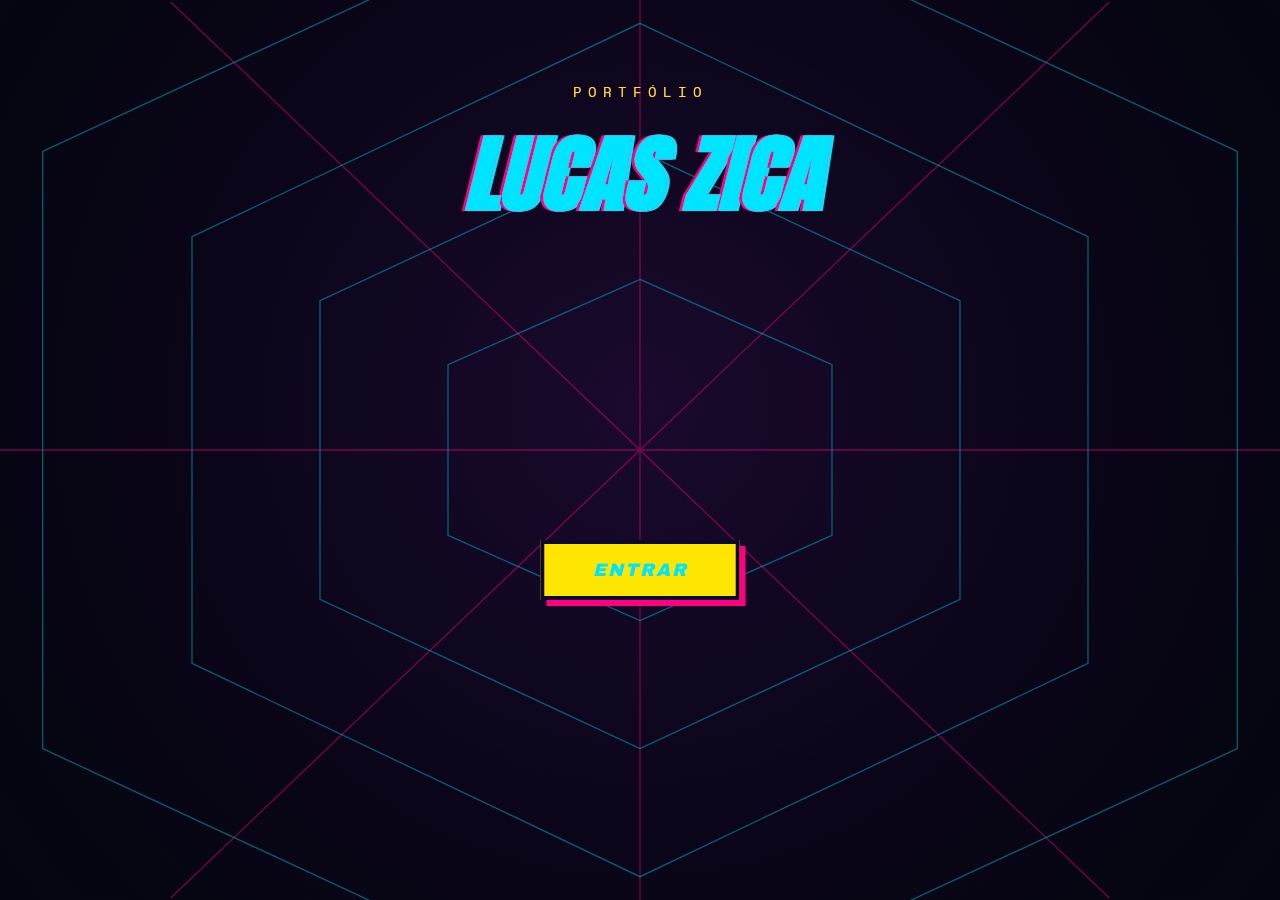
<file: index.html>
<!DOCTYPE html>
<html lang="pt-BR">
<head>
  <meta charset="UTF-8" />
  <meta name="viewport" content="width=device-width, initial-scale=1.0" />
  <title>Entrar — Portfólio</title>

  <link rel="preconnect" href="https://fonts.googleapis.com" />
  <link rel="preconnect" href="https://fonts.gstatic.com" crossorigin />
  <link href="https://fonts.googleapis.com/css2?family=Anton&family=Archivo+Black&family=Space+Mono:wght@400;700&display=swap" rel="stylesheet" />

  <link rel="stylesheet" href="css/entrada.css" />
</head>
<body>

  <!-- CENA DE FUNDO: teia de aranha geométrica -->
  <div id="cena-cidade">
    <svg class="teia__svg" viewBox="0 0 600 460" preserveAspectRatio="xMidYMid slice">
      <!-- linhas radiais saindo do centro (os "fios" da teia) -->
      <g id="teia-raios" stroke="#ff0080" stroke-width="0.6" opacity="0.45" fill="none">
        <line x1="300" y1="230" x2="300" y2="-60"/>
        <line x1="300" y1="230" x2="520" y2="20"/>
        <line x1="300" y1="230" x2="660" y2="230"/>
        <line x1="300" y1="230" x2="520" y2="440"/>
        <line x1="300" y1="230" x2="300" y2="520"/>
        <line x1="300" y1="230" x2="80"  y2="440"/>
        <line x1="300" y1="230" x2="-60" y2="230"/>
        <line x1="300" y1="230" x2="80"  y2="20"/>
      </g>

      <!-- anéis hexagonais concêntricos (giram devagar) -->
      <g id="teia-aneis" stroke="#00e5ff" stroke-width="0.6" opacity="0.4" fill="none">
        <polygon points="300,150 390,190 390,270 300,310 210,270 210,190"/>
        <polygon points="300,90 450,160 450,300 300,370 150,300 150,160"/>
        <polygon points="300,30 510,130 510,330 300,430 90,330 90,130"/>
        <polygon points="300,-40 580,90 580,370 300,500 20,370 20,90"/>
      </g>
    </svg>

    <div class="cidade__titulo">
      <p class="cidade__tag" data-txt="PORTFÓLIO">PORTFÓLIO</p>
      <h1 class="cidade__nome" data-txt="LUCAS ZICA">LUCAS ZICA</h1>
    </div>

    <button id="btn-entrar" data-txt="ENTRAR">ENTRAR</button>
  </div>

  <!-- PORTAL -->
  <div id="portal">
    <svg viewBox="0 0 200 200">
      <defs>
        <!-- núcleo brilhante: branco no centro até transparente nas bordas -->
        <radialGradient id="nucleo" cx="50%" cy="50%" r="50%">
          <stop offset="0%"   stop-color="#ffffff"/>
          <stop offset="35%"  stop-color="#ffe600"/>
          <stop offset="70%"  stop-color="#ff7b2d"/>
          <stop offset="100%" stop-color="#ff2d6f" stop-opacity="0"/>
        </radialGradient>
        <!-- brilho suave nas bordas (glow) -->
        <filter id="brilho" x="-50%" y="-50%" width="200%" height="200%">
          <feGaussianBlur stdDeviation="1.6" result="b"/>
          <feMerge><feMergeNode in="b"/><feMergeNode in="SourceGraphic"/></feMerge>
        </filter>
      </defs>

      <!-- raios de luz saindo do centro -->
      <g id="portal-raios">
        <g stroke="#ffd24d" stroke-width="1" opacity="0.4">
          <line x1="100" y1="100" x2="100" y2="0"/>
          <line x1="100" y1="100" x2="170" y2="30"/>
          <line x1="100" y1="100" x2="200" y2="100"/>
          <line x1="100" y1="100" x2="170" y2="170"/>
          <line x1="100" y1="100" x2="100" y2="200"/>
          <line x1="100" y1="100" x2="30"  y2="170"/>
          <line x1="100" y1="100" x2="0"   y2="100"/>
          <line x1="100" y1="100" x2="30"  y2="30"/>
        </g>
      </g>

      <!-- anéis hexagonais principais (quentes), com brilho -->
      <g id="portal-aneis" filter="url(#brilho)">
        <polygon points="100,18 171,59 171,141 100,182 29,141 29,59" fill="none" stroke="#ff2d6f" stroke-width="5"/>
        <polygon points="100,30 161,65 161,135 100,170 39,135 39,65" fill="none" stroke="#ff5a3c" stroke-width="4.5"/>
        <polygon points="100,44 149,72 149,128 100,156 51,128 51,72" fill="none" stroke="#ff7b2d" stroke-width="4"/>
        <polygon points="100,58 137,79 137,121 100,142 63,121 63,79" fill="none" stroke="#ffb02d" stroke-width="3.5"/>
        <polygon points="100,72 124,86 124,114 100,128 76,114 76,86" fill="none" stroke="#ffe600" stroke-width="3"/>
      </g>

      <!-- anéis finos magenta/ciano que giram ao contrário -->
      <g id="portal-aneis2" opacity="0.5">
        <polygon points="100,24 166,62 166,138 100,176 34,138 34,62" fill="none" stroke="#ff0080" stroke-width="2"/>
        <polygon points="100,51 143,76 143,124 100,149 57,124 57,76" fill="none" stroke="#00e5ff" stroke-width="1.5"/>
      </g>

      <!-- núcleo pulsante -->
      <circle id="portal-nucleo" cx="100" cy="100" r="34" fill="url(#nucleo)"/>

      <!-- estilhaços de realidade flutuando -->
      <g fill="#ff7b2d" opacity="0.8">
        <polygon points="40,40 50,44 44,52"/>
        <polygon points="160,50 168,56 159,60"/>
        <polygon points="150,150 158,154 149,159"/>
        <polygon points="48,156 56,151 58,160"/>
      </g>
    </svg>
  </div>

  <script src="js/entrada.js"></script>
</body>
</html>
</file>
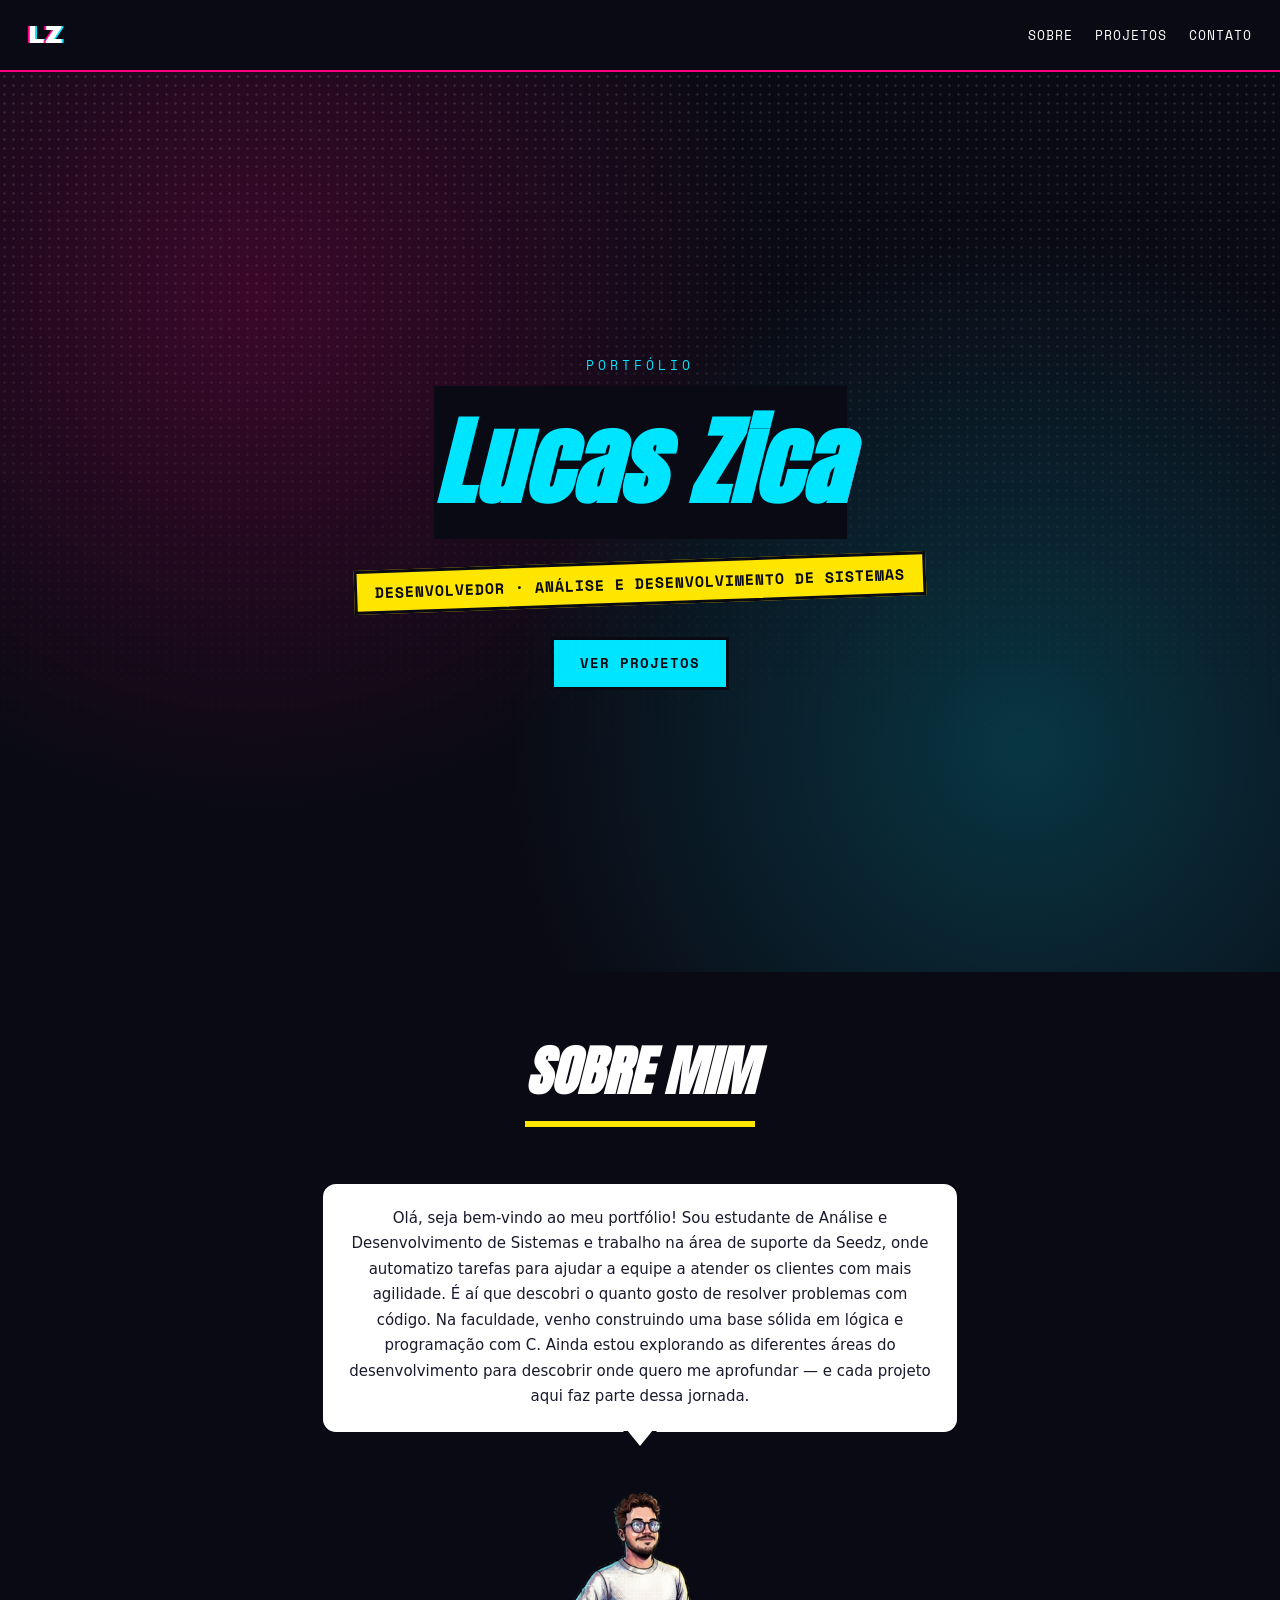
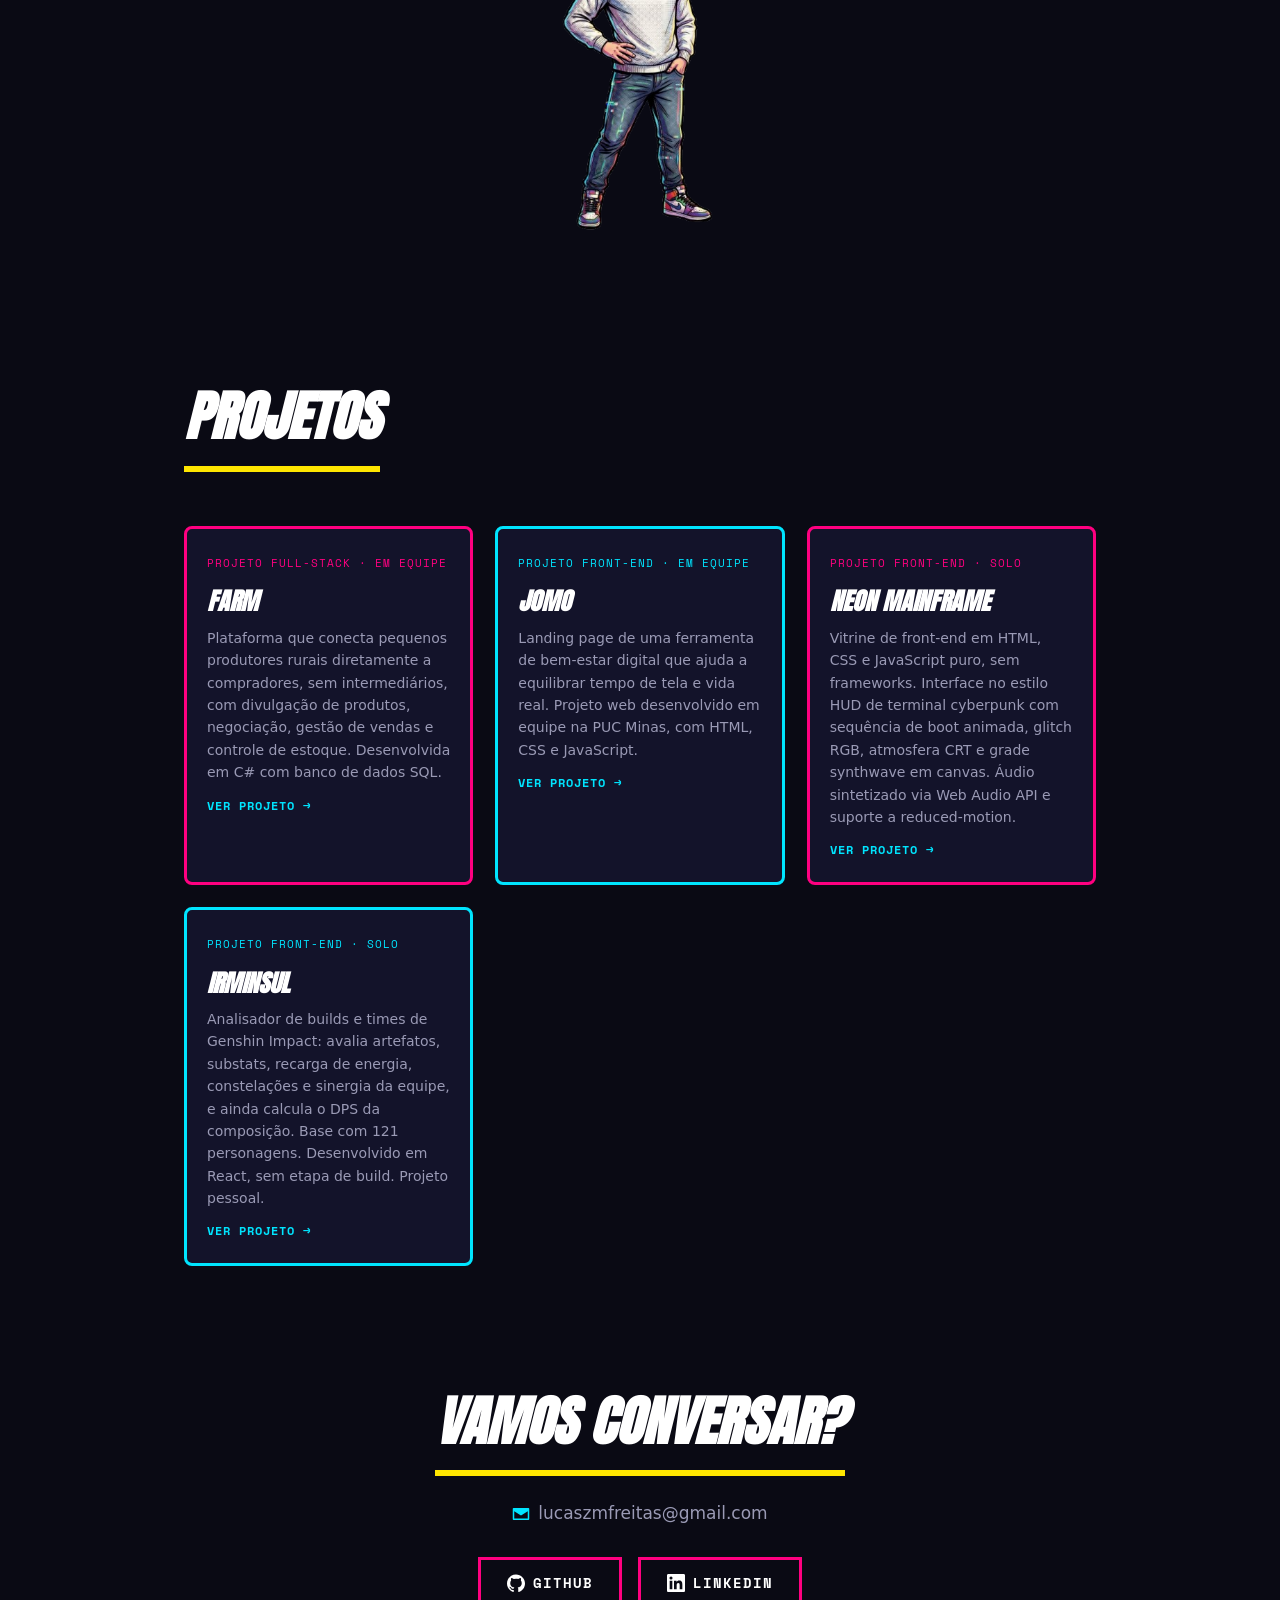
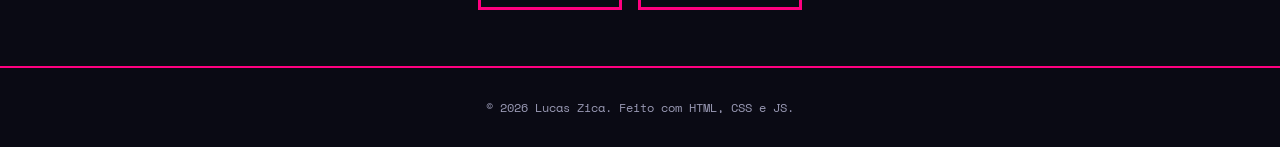
<file: portifolio.html>
<!DOCTYPE html>
<html lang="pt-BR">

<head>
  <meta charset="UTF-8" />
  <meta name="viewport" content="width=device-width, initial-scale=1.0" />
  <title>Lucas Zica — Portfólio</title>

  <link rel="preconnect" href="https://fonts.googleapis.com" />
  <link rel="preconnect" href="https://fonts.gstatic.com" crossorigin />
  <link
    href="https://fonts.googleapis.com/css2?family=Anton&family=Archivo+Black&family=Space+Mono:wght@400;700&display=swap"
    rel="stylesheet" />

  <link rel="stylesheet" href="css/style.css" />
</head>

<body>

  <!-- filtros que tingem o avatar de vermelho e ciano para o glitch -->
<svg width="0" height="0" style="position:absolute" aria-hidden="true">
  <defs>
    <filter id="tint-red">
      <feColorMatrix type="matrix" values="1 0 0 0 0  0 0 0 0 0  0 0 0 0 0  0 0 0 1 0"/>
    </filter>
    <filter id="tint-cyan">
      <feColorMatrix type="matrix" values="0 0 0 0 0  0 1 0 0 0  0 0 1 0 0  0 0 0 1 0"/>
    </filter>
  </defs>
</svg>

  <!-- HEADER / NAV -->
  <header class="nav">
    <a href="#" class="nav__logo glitch" data-text="SN">LZ</a>
    <nav class="nav__links">
      <a href="#sobre">Sobre</a>
      <a href="#projetos">Projetos</a>
      <a href="#contato">Contato</a>
    </nav>
  </header>

  <!-- HERO -->
  <section class="hero">
    <div class="halftone" aria-hidden="true"></div>
    <p class="hero__tag">PORTFÓLIO</p>
    <h1 class="hero__title">
      <span class="hero__nome glitch-txt" data-txt="Lucas Zica">Lucas Zica</span>
    </h1>

    <p class="hero__role">Desenvolvedor · Análise e Desenvolvimento de Sistemas</p>

    <a href="#projetos" class="btn">Ver projetos</a>
  </section>

  <!-- SOBRE -->
  <section id="sobre" class="section section--center">
    <h2 class="section__title">Sobre mim</h2>

    <div class="sobre__wrap">
      <!-- balão de fala -->
      <div class="balao">
        <p class="balao__texto">
          Olá, seja bem-vindo ao meu portfólio! Sou estudante de Análise e Desenvolvimento de Sistemas e trabalho na
          área de suporte da Seedz, onde automatizo tarefas para ajudar a equipe a atender os clientes com mais
          agilidade. É aí que descobri o quanto gosto de resolver problemas com código. Na faculdade, venho construindo
          uma base sólida em lógica e programação com C. Ainda estou explorando as diferentes áreas do desenvolvimento
          para descobrir onde quero me aprofundar — e cada projeto aqui faz parte dessa jornada.
        </p>
      </div>

      <!-- avatar com efeito glitch: três cópias da mesma imagem sobrepostas -->
      <div class="avatar-glitch">
        <img src="assets/mini-eu.png" alt="Ilustração de Lucas Zica no estilo Aranhaverso"
          class="avatar-glitch__base" />
        <img src="assets/mini-eu.png" alt="" aria-hidden="true" class="avatar-glitch__r" />
        <img src="assets/mini-eu.png" alt="" aria-hidden="true" class="avatar-glitch__c" />
      </div>
  </section>

  <!-- PROJETOS -->
  <section id="projetos" class="section">
    <h2 class="section__title">Projetos</h2>
    <div class="grid" id="grid-projetos"></div>
  </section>

  <!-- CONTATO -->
  <section id="contato" class="section section--center">
    <h2 class="section__title">Vamos conversar?</h2>
    <p class="section__text">
      <a href="mailto:lucaszmfreitas@gmail.com" class="email-link">
        <svg viewBox="0 0 24 24" width="18" height="18" fill="currentColor" aria-hidden="true">
          <path
            d="M2 4h20c.55 0 1 .45 1 1v14c0 .55-.45 1-1 1H2c-.55 0-1-.45-1-1V5c0-.55.45-1 1-1zm10 7.5L3.5 6h17L12 11.5zM3 8.2V18h18V8.2l-8.4 5.6c-.36.24-.84.24-1.2 0L3 8.2z" />
        </svg>
        lucaszmfreitas@gmail.com
      </a>
    </p>
    <div class="contato__links">
      <a href="https://github.com/ZicaLucas" class="btn btn--ghost" target="_blank" rel="noopener">
        <svg viewBox="0 0 24 24" width="18" height="18" fill="currentColor" aria-hidden="true">
          <path
            d="M12 .5C5.37.5 0 5.87 0 12.5c0 5.3 3.44 9.8 8.21 11.39.6.11.82-.26.82-.58 0-.29-.01-1.04-.02-2.05-3.34.73-4.04-1.61-4.04-1.61-.55-1.39-1.33-1.76-1.33-1.76-1.09-.74.08-.73.08-.73 1.2.08 1.84 1.24 1.84 1.24 1.07 1.83 2.81 1.3 3.5.99.11-.78.42-1.3.76-1.6-2.67-.3-5.47-1.33-5.47-5.93 0-1.31.47-2.38 1.24-3.22-.12-.3-.54-1.52.12-3.18 0 0 1.01-.32 3.3 1.23a11.5 11.5 0 0 1 3-.4c1.02 0 2.05.14 3 .4 2.28-1.55 3.29-1.23 3.29-1.23.66 1.66.24 2.88.12 3.18.77.84 1.24 1.91 1.24 3.22 0 4.61-2.81 5.63-5.48 5.92.43.37.82 1.1.82 2.22 0 1.61-.02 2.9-.02 3.29 0 .32.22.7.83.58C20.56 22.29 24 17.8 24 12.5 24 5.87 18.63.5 12 .5z" />
        </svg>
        GitHub
      </a>
      <a href="https://www.linkedin.com/in/lucas-zica-3698191ba/" class="btn btn--ghost" target="_blank" rel="noopener">
        <svg viewBox="0 0 24 24" width="18" height="18" fill="currentColor" aria-hidden="true">
          <path
            d="M20.45 20.45h-3.56v-5.57c0-1.33-.02-3.04-1.85-3.04-1.85 0-2.14 1.45-2.14 2.94v5.67H9.35V9h3.42v1.56h.05c.48-.9 1.64-1.85 3.37-1.85 3.6 0 4.27 2.37 4.27 5.46v6.28zM5.34 7.43a2.06 2.06 0 1 1 0-4.13 2.06 2.06 0 0 1 0 4.13zM7.12 20.45H3.56V9h3.56v11.45zM22.22 0H1.77C.79 0 0 .77 0 1.72v20.56C0 23.23.79 24 1.77 24h20.45c.98 0 1.78-.77 1.78-1.72V1.72C24 .77 23.2 0 22.22 0z" />
        </svg>
        LinkedIn
      </a>
    </div>
  </section>

  <footer class="footer">
    <p>© 2026 Lucas Zica. Feito com HTML, CSS e JS.</p>
  </footer>

  <script src="js/svg-filters.js"></script>
  <script src="js/projetos.js"></script>
  <script src="js/main.js"></script>
</body>

</html>
</file>
<file: css/entrada.css>
* { margin: 0; padding: 0; box-sizing: border-box; }

body {
  background: #04060f;
  overflow: hidden;
  font-family: 'Archivo Black', sans-serif;
}

/* CENA DA CIDADE */
#cena-cidade {
  position: fixed;
  inset: 0;
  /* fundo radial escuro: mais claro no centro (atrás do título) */
  background: radial-gradient(circle at 50% 45%, #1a0a2e 0%, #0a0518 55%, #04060f 100%);
  transition: opacity 0.6s, transform 1.1s;
}

.teia__svg {
  position: absolute;
  inset: 0;
  width: 100%;
  height: 100%;
}

/* a teia gira bem devagar; os raios e os anéis em sentidos opostos */
#teia-raios { transform-origin: 300px 230px; animation: teia-girar 90s linear infinite; }
#teia-aneis { transform-origin: 300px 230px; animation: teia-girar-anti 70s linear infinite, teia-pulsar 6s ease-in-out infinite; }

@keyframes teia-girar      { to { transform: rotate(360deg); } }
@keyframes teia-girar-anti { to { transform: rotate(-360deg); } }
@keyframes teia-pulsar {
  0%, 100% { opacity: 0.4; }
  50%      { opacity: 0.22; }
}

/* TÍTULO */
.cidade__titulo {
  position: absolute;
  top: 9%;
  left: 0;
  right: 0;
  text-align: center;
}
.cidade__tag {
  position: relative;
  color: #00e5ff;
  font-family: 'Space Mono', monospace;
  letter-spacing: 6px;
  font-size: 14px;
  margin-bottom: 10px;
  animation: glitch-flicker 3.4s infinite steps(1);
}

/* GLITCH na tag PORTFÓLIO (cópias com fundo escuro pra falhar em pedaços) */
.cidade__tag::before,
.cidade__tag::after {
  content: attr(data-txt);
  position: absolute;
  top: 0;
  left: 0;
  width: 100%;
  pointer-events: none;
}
.cidade__tag::before { color: #ff0080; animation: glitch-a 1.6s infinite steps(2); }
.cidade__tag::after  { color: #ffe600; animation: glitch-b 2.1s infinite steps(2); }
.cidade__nome {
  position: relative;
  color: #fff;
  font-family: 'Anton', sans-serif;
  font-size: clamp(42px, 9vw, 84px);
  font-style: italic;
  letter-spacing: 1px;
  text-shadow: -3px 0 #ff0080, 3px 0 #00e5ff;   /* aberração cromática */
  animation: glitch-flicker 3s infinite steps(1);
}

/* GLITCH RGB: duas cópias coloridas (magenta/ciano) que tremem em faixas.
   data-txt no HTML alimenta o texto das cópias. */
.cidade__nome::before,
.cidade__nome::after {
  content: attr(data-txt);
  position: absolute;
  top: 0;
  left: 0;
  width: 100%;
  text-shadow: none;
  pointer-events: none;
}
.cidade__nome::before { color: #ff0080; animation: glitch-a 1.6s infinite steps(2); }
.cidade__nome::after  { color: #00e5ff; animation: glitch-b 2.1s infinite steps(2); }

/* flicker: corta o texto principal em faixas e dá um pulinho — a "falha" das letras */
@keyframes glitch-flicker {
  0%, 100% { clip-path: inset(0 0 0 0); }
  8%  { clip-path: inset(40% 0 43% 0); transform: translateX(-3px); }
  9%  { clip-path: inset(0 0 0 0);     transform: translateX(0); }
  42% { clip-path: inset(70% 0 12% 0); transform: translateX(4px); }
  43% { clip-path: inset(0 0 0 0);     transform: translateX(0); }
  71% { clip-path: inset(18% 0 68% 0); transform: translateX(-2px); }
  72% { clip-path: inset(0 0 0 0);     transform: translateX(0); }
}

@keyframes glitch-a {
  0%, 100% { transform: translate(-4px, -2px); clip-path: inset(10% 0 60% 0); }
  20% { transform: translate(4px, 2px);   clip-path: inset(50% 0 20% 0); }
  40% { transform: translate(-3px, 0);    clip-path: inset(80% 0 5% 0); }
  60% { transform: translate(3px, -1px);  clip-path: inset(30% 0 45% 0); }
  80% { transform: translate(-2px, 2px);  clip-path: inset(65% 0 12% 0); }
}
@keyframes glitch-b {
  0%, 100% { transform: translate(4px, 1px);   clip-path: inset(60% 0 15% 0); }
  20% { transform: translate(-4px, -2px); clip-path: inset(20% 0 55% 0); }
  40% { transform: translate(3px, 2px);   clip-path: inset(75% 0 10% 0); }
  60% { transform: translate(-3px, 1px);  clip-path: inset(40% 0 35% 0); }
  80% { transform: translate(2px, -2px);  clip-path: inset(15% 0 70% 0); }
}

/* BOTÃO ENTRAR */
#btn-entrar {
  position: absolute;
  left: 50%;
  top: 60%;
  transform: translateX(-50%);
  cursor: pointer;
  background: #ffe600;
  color: #0a0a2e;
  border: 4px solid #0a0a2e;
  font-family: 'Archivo Black', sans-serif;
  font-size: 18px;
  font-style: italic;
  letter-spacing: 2px;
  padding: 16px 48px;
  text-transform: uppercase;
  box-shadow: 6px 6px 0 #ff0080;
  transition: transform 0.15s, box-shadow 0.15s;
  overflow: hidden;
}
#btn-entrar:hover {
  transform: translateX(-50%) translateY(-3px);
  box-shadow: 9px 9px 0 #ff0080;
}

/* GLITCH RGB no botão (mesmas animações do nome).
   Cópias com fundo amarelo pra falhar dentro da cor do botão. */
#btn-entrar::before,
#btn-entrar::after {
  content: attr(data-txt);
  position: absolute;
  top: 0;
  left: 0;
  width: 100%;
  height: 100%;
  display: flex;
  align-items: center;
  justify-content: center;
  pointer-events: none;
  background: #ffe600;
}
#btn-entrar::before { color: #ff0080; animation: glitch-a 1.6s infinite steps(2); }
#btn-entrar::after  { color: #00e5ff; animation: glitch-b 2.1s infinite steps(2); }

/* PORTAL */
#portal {
  position: fixed;
  top: 50%;
  left: 50%;
  width: 560px;
  height: 560px;
  margin-left: -280px;
  margin-top: -280px;
  transform: scale(0);
  opacity: 0;
  pointer-events: none;
  transition: transform 1.1s cubic-bezier(.5, 0, .25, 1), opacity 0.45s;
}
#portal svg { width: 100%; height: 100%; }

/* Cada grupo gira em velocidade/direção diferente — versão LENTA.
   Quanto maior o tempo (s), mais devagar. */
#portal-aneis,
#portal-aneis2,
#portal-raios { transform-origin: 100px 100px; }   /* centro do viewBox 200x200 */

#portal.ativo #portal-aneis  { animation: girar-horario 16s linear infinite; }
#portal.ativo #portal-aneis2 { animation: girar-anti    11s linear infinite; }
#portal.ativo #portal-raios  { animation: girar-horario 26s linear infinite; }
#portal.ativo #portal-nucleo {
  animation: pulsar 2.6s ease-in-out infinite;
  transform-origin: 100px 100px;
}

@keyframes girar-horario { to { transform: rotate(360deg); } }
@keyframes girar-anti    { to { transform: rotate(-360deg); } }
@keyframes pulsar {
  0%, 100% { transform: scale(1);    opacity: 1;    }
  50%      { transform: scale(1.08); opacity: 0.88; }
}
</file>
<file: css/style.css>
/*  VARIÁVEIS */
:root {
  --bg: #0a0a14;
  /* fundo escuro (deixa o neon estourar) */
  --bg-card: #13132a;
  /* fundo dos cards */
  --magenta: #ff0080;
  /* rosa/magenta dos filmes */
  --ciano: #00e5ff;
  /* azul ciano */
  --amarelo: #ffe600;
  /* amarelo de destaque (cartaz) */
  --branco: #ffffff;
  --cinza: #9a9ab5;
  /* texto secundário */

  --fonte-titulo: 'Anton', sans-serif;
  --fonte-cartaz: 'Archivo Black', sans-serif;
  --fonte-mono: 'Space Mono', monospace;
}

/* rolagem suave ao clicar nos links do menu */
html {
  scroll-behavior: smooth;
}

/* RESET BÁSICO */
* {
  margin: 0;
  padding: 0;
  box-sizing: border-box;
}

body {
  background: var(--bg);
  color: var(--branco);
  font-family: 'Segoe UI', system-ui, sans-serif;
  line-height: 1.6;
  overflow-x: hidden;
}

a {
  color: inherit;
  text-decoration: none;
}

/* NAV */
.nav {
  position: sticky;
  top: 0;
  z-index: 50;
  display: flex;
  align-items: center;
  justify-content: space-between;
  padding: 16px 28px;
  background: rgba(10, 10, 20, 0.8);
  backdrop-filter: blur(8px);
  border-bottom: 2px solid var(--magenta);
}

.nav__logo {
  font-family: var(--fonte-cartaz);
  font-size: 24px;
  letter-spacing: 1px;
}

.nav__links {
  display: flex;
  gap: 22px;
}

.nav__links a {
  font-family: var(--fonte-mono);
  font-size: 13px;
  letter-spacing: 1px;
  text-transform: uppercase;
  transition: color 0.2s;
}

.nav__links a:hover {
  color: var(--ciano);
}

/* HERO */
.hero {
  position: relative;
  text-align: center;
  min-height: 100vh;
  display: flex;
  flex-direction: column;
  align-items: center;
  justify-content: center;
  padding: 40px 20px;
  background:
    radial-gradient(circle at 20% 25%, rgba(255, 0, 128, 0.20), transparent 42%),
    radial-gradient(circle at 80% 75%, rgba(0, 229, 255, 0.20), transparent 42%),
    var(--bg);
  overflow: hidden;
}

.hero__tag {
  font-family: var(--fonte-mono);
  font-size: 13px;
  letter-spacing: 4px;
  color: var(--ciano);
  margin-bottom: 10px;
}

.hero__title {
  position: relative;
  margin: 0 auto;
  max-width: 760px;
}

/* nome da home como texto, com glitch (igual ao da tela de entrada) */
.hero__nome {
  position: relative;
  display: inline-block;
  font-family: var(--fonte-titulo);
  font-size: clamp(48px, 12vw, 96px);
  font-style: italic;
  letter-spacing: 1px;
  color: var(--branco);
  animation: glitch-flicker 3s infinite steps(1);
}

.hero__nome::before,
.hero__nome::after {
  content: attr(data-txt);
  position: absolute;
  top: 0;
  left: 0;
  width: 100%;
  pointer-events: none;
  background: var(--bg);
}

.hero__nome::before {
  color: var(--magenta);
  animation: glitch-a 1.6s infinite steps(2);
}

.hero__nome::after {
  color: var(--ciano);
  animation: glitch-b 2.1s infinite steps(2);
}

@keyframes glitch-flicker {

  0%,
  100% {
    clip-path: inset(0 0 0 0);
  }

  8% {
    clip-path: inset(40% 0 43% 0);
    transform: translateX(-3px);
  }

  9% {
    clip-path: inset(0 0 0 0);
    transform: translateX(0);
  }

  42% {
    clip-path: inset(70% 0 12% 0);
    transform: translateX(4px);
  }

  43% {
    clip-path: inset(0 0 0 0);
    transform: translateX(0);
  }

  71% {
    clip-path: inset(18% 0 68% 0);
    transform: translateX(-2px);
  }

  72% {
    clip-path: inset(0 0 0 0);
    transform: translateX(0);
  }
}

@keyframes glitch-a {

  0%,
  100% {
    transform: translate(-4px, -2px);
    clip-path: inset(10% 0 60% 0);
  }

  20% {
    transform: translate(4px, 2px);
    clip-path: inset(50% 0 20% 0);
  }

  40% {
    transform: translate(-3px, 0);
    clip-path: inset(80% 0 5% 0);
  }

  60% {
    transform: translate(3px, -1px);
    clip-path: inset(30% 0 45% 0);
  }

  80% {
    transform: translate(-2px, 2px);
    clip-path: inset(65% 0 12% 0);
  }
}

@keyframes glitch-b {

  0%,
  100% {
    transform: translate(4px, 1px);
    clip-path: inset(60% 0 15% 0);
  }

  20% {
    transform: translate(-4px, -2px);
    clip-path: inset(20% 0 55% 0);
  }

  40% {
    transform: translate(3px, 2px);
    clip-path: inset(75% 0 10% 0);
  }

  60% {
    transform: translate(-3px, 1px);
    clip-path: inset(40% 0 35% 0);
  }

  80% {
    transform: translate(2px, -2px);
    clip-path: inset(15% 0 70% 0);
  }
}

.hero__role {
  font-family: var(--fonte-mono);
  font-size: 15px;
  font-weight: 700;
  letter-spacing: 1px;
  text-transform: uppercase;
  color: var(--bg);
  background: var(--amarelo);
  display: inline-block;
  padding: 7px 18px;
  margin: 22px 0 32px;
  /* leve rotação dá o ar de adesivo/cartaz colado torto */
  transform: rotate(-2deg);
  border: 3px solid var(--bg);
}

/* EFEITO MEIO-TOM (halftone) */
.halftone {
  position: absolute;
  inset: 0;
  pointer-events: none;
  opacity: 0.5;
  background-image: radial-gradient(rgba(255, 255, 255, 0.22) 1px, transparent 1.5px);
  background-size: 9px 9px;
  -webkit-mask-image: linear-gradient(to bottom, black, transparent 80%);
  mask-image: linear-gradient(to bottom, black, transparent 80%);
}

/* ABERRAÇÃO CROMÁTICA (logo) */
.glitch {
  text-shadow: -2px 0 var(--magenta), 2px 0 var(--ciano);
}

/* BOTÕES */
.btn {
  font-family: var(--fonte-mono);
  font-size: 14px;
  font-weight: 700;
  letter-spacing: 1px;
  text-transform: uppercase;
  color: var(--bg);
  background: var(--ciano);
  padding: 12px 26px;
  display: inline-flex;
  align-items: center;
  gap: 8px;
  border: 3px solid var(--bg);
  transition: transform 0.15s, box-shadow 0.15s;
}

.btn:hover {
  transform: translate(-3px, -3px);
  box-shadow: 6px 6px 0 var(--magenta);
}

.btn--ghost:hover {
  background: var(--magenta);
  color: var(--bg);
  box-shadow: 6px 6px 0 var(--ciano);
}

.btn--ghost {
  background: transparent;
  color: var(--branco);
  border: 3px solid var(--magenta);
}

.btn--ghost:hover {
  box-shadow: 6px 6px 0 var(--ciano);
}

/* SEÇÕES */
.section {
  max-width: 960px;
  margin: 0 auto;
  padding: 56px 24px;
}

.section--center {
  text-align: center;
}

.section__title {
  font-family: var(--fonte-titulo);
  font-size: clamp(32px, 6vw, 54px);
  text-transform: uppercase;
  font-style: italic;
  margin-bottom: 24px;
  /* barrinha colorida embaixo do título */
  display: inline-block;
  border-bottom: 6px solid var(--amarelo);
  padding-bottom: 6px;
}

.section__text {
  font-size: 17px;
  color: var(--cinza);
  max-width: 620px;
}

.section--center .section__text {
  margin: 0 auto;
}

/* GRADE DE PROJETOS */
.grid {
  display: grid;
  grid-template-columns: repeat(auto-fit, minmax(240px, 1fr));
  gap: 22px;
  margin-top: 30px;
}

.card {
  background: var(--bg-card);
  border: 3px solid var(--magenta);
  border-radius: 8px;
  padding: 20px;
  transition: transform 0.15s;
}

.card:nth-child(even) {
  border-color: var(--ciano);
}

.card:hover {
  transform: translateY(-6px);
  box-shadow: 0 8px 0 -2px var(--magenta), 0 0 20px rgba(255, 0, 128, 0.35);
}

.card:nth-child(even):hover {
  box-shadow: 0 8px 0 -2px var(--ciano), 0 0 20px rgba(0, 229, 255, 0.35);
}

.card__tag {
  font-family: var(--fonte-mono);
  font-size: 11px;
  letter-spacing: 1px;
  color: var(--magenta);
}

.card:nth-child(even) .card__tag {
  color: var(--ciano);
}

.card__title {
  font-family: var(--fonte-titulo);
  font-size: 24px;
  font-style: italic;
  text-transform: uppercase;
  margin: 8px 0 6px;
}

.card__desc {
  font-size: 14px;
  color: var(--cinza);
}

/* link "Ver projeto" dentro do card (só aparece em projetos com link) */
.card__link {
  display: inline-block;
  margin-top: 12px;
  font-family: var(--fonte-mono);
  font-size: 12px;
  font-weight: 700;
  letter-spacing: 1px;
  color: var(--ciano);
  text-transform: uppercase;
}

.card__link:hover {
  color: var(--magenta);
}

/* CONTATO + FOOTER */
.contato__links {
  display: flex;
  gap: 16px;
  justify-content: center;
  margin-top: 26px;
}

/* link de email com ícone, alinhado e com hover */
.email-link {
  display: inline-flex;
  align-items: center;
  gap: 8px;
  color: var(--cinza);
  transition: color 0.2s;
}

.email-link:hover {
  color: var(--ciano);
}

.email-link svg {
  color: var(--ciano);
}

.footer {
  text-align: center;
  padding: 30px 20px;
  border-top: 2px solid var(--magenta);
  font-family: var(--fonte-mono);
  font-size: 12px;
  color: var(--cinza);
}

/* ACESSIBILIDADE */
@media (prefers-reduced-motion: reduce) {
  * {
    animation: none !important;
  }
}

/* SOBRE MIM — balão de fala + avatar */
.sobre__wrap {
  display: flex;
  flex-direction: column;
  align-items: center;
  margin-top: 30px;
}

.balao {
  position: relative;
  background: #fff;
  border: 3px solid var(--bg);
  border-radius: 16px;
  padding: 22px 26px;
  max-width: 640px;
  margin-bottom: 26px;
}
.balao__texto {
  color: #1a1a2e;
  font-size: 15px;
  line-height: 1.7;
  margin: 0;
  font-weight: 500;
}
.balao::before,
.balao::after {
  content: "";
  position: absolute;
  left: 50%;
  width: 0;
  height: 0;
}
.balao::before {
  bottom: -19px;
  margin-left: -17px;
  border-left: 17px solid transparent;
  border-right: 17px solid transparent;
  border-top: 20px solid var(--bg);
}
.balao::after {
  bottom: -14px;
  margin-left: -13px;
  border-left: 13px solid transparent;
  border-right: 13px solid transparent;
  border-top: 16px solid #fff;
}

/* AVATAR COM GLITCH (três camadas sobrepostas) */
.avatar-glitch {
  position: relative;
  width: 300px;
  height: auto;
  margin: 0 auto;
}
.avatar-glitch img {
  width: 100%;
  height: auto;
  display: block;
}
/* as cópias coloridas ficam sobre a base, no mesmo lugar */
.avatar-glitch__r,
.avatar-glitch__c {
  position: absolute;
  top: 0;
  left: 0;
  mix-blend-mode: screen;   /* deixa o preto transparente, só a cor aparece */
}
/* tinge cada cópia de uma cor */
.avatar-glitch__r { filter: url(#tint-red);  }
.avatar-glitch__c { filter: url(#tint-cyan); }

/* cópias invisíveis quando parado; glitcham ao passar o mouse */
.avatar-glitch__r,
.avatar-glitch__c { opacity: 0; }

.avatar-glitch:hover .avatar-glitch__r {
  animation: avatar-r 0.4s infinite steps(2);
  opacity: 0.85;
}
.avatar-glitch:hover .avatar-glitch__c {
  animation: avatar-c 0.4s infinite steps(2);
  opacity: 0.85;
}
.avatar-glitch:hover .avatar-glitch__base {
  animation: avatar-base 0.4s infinite steps(2);
}

@keyframes avatar-r {
  0%, 100% { transform: translate(0, 0); opacity: 0.6; }
  50% { transform: translate(-5px, 4px); opacity: 0.85; }
}
@keyframes avatar-c {
  0%, 100% { transform: translate(0, 0); opacity: 0.6; }
  50% { transform: translate(5px, -4px); opacity: 0.85; }
}
@keyframes avatar-base {
  0%, 100% { transform: translate(0, 0); }
  45% { transform: translate(1px, 0); }
  70% { transform: translate(-1px, 0); }
}

/* respeita quem prefere menos movimento */
@media (prefers-reduced-motion: reduce) {
  .avatar-glitch__r,
  .avatar-glitch__c,
  .avatar-glitch__base { animation: none; }
  .avatar-glitch__r, .avatar-glitch__c { opacity: 0; }
}
</file>
